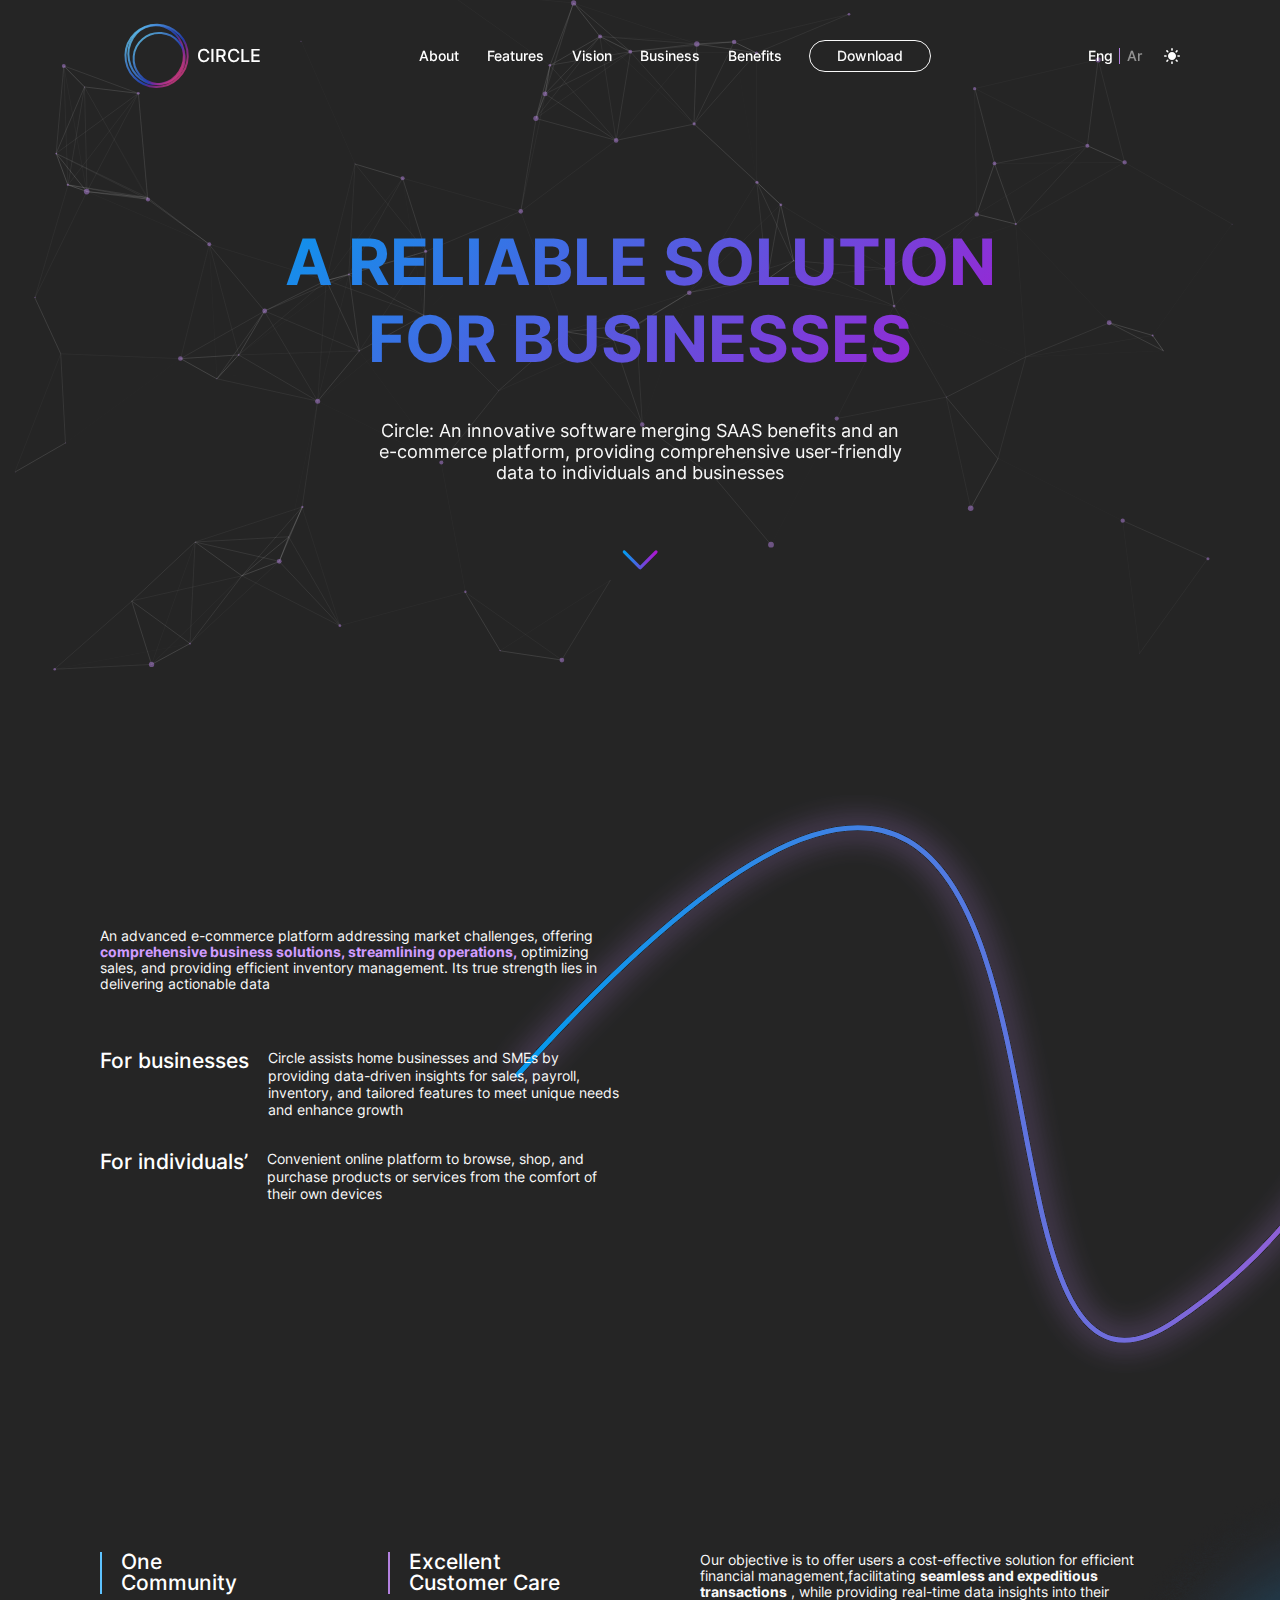
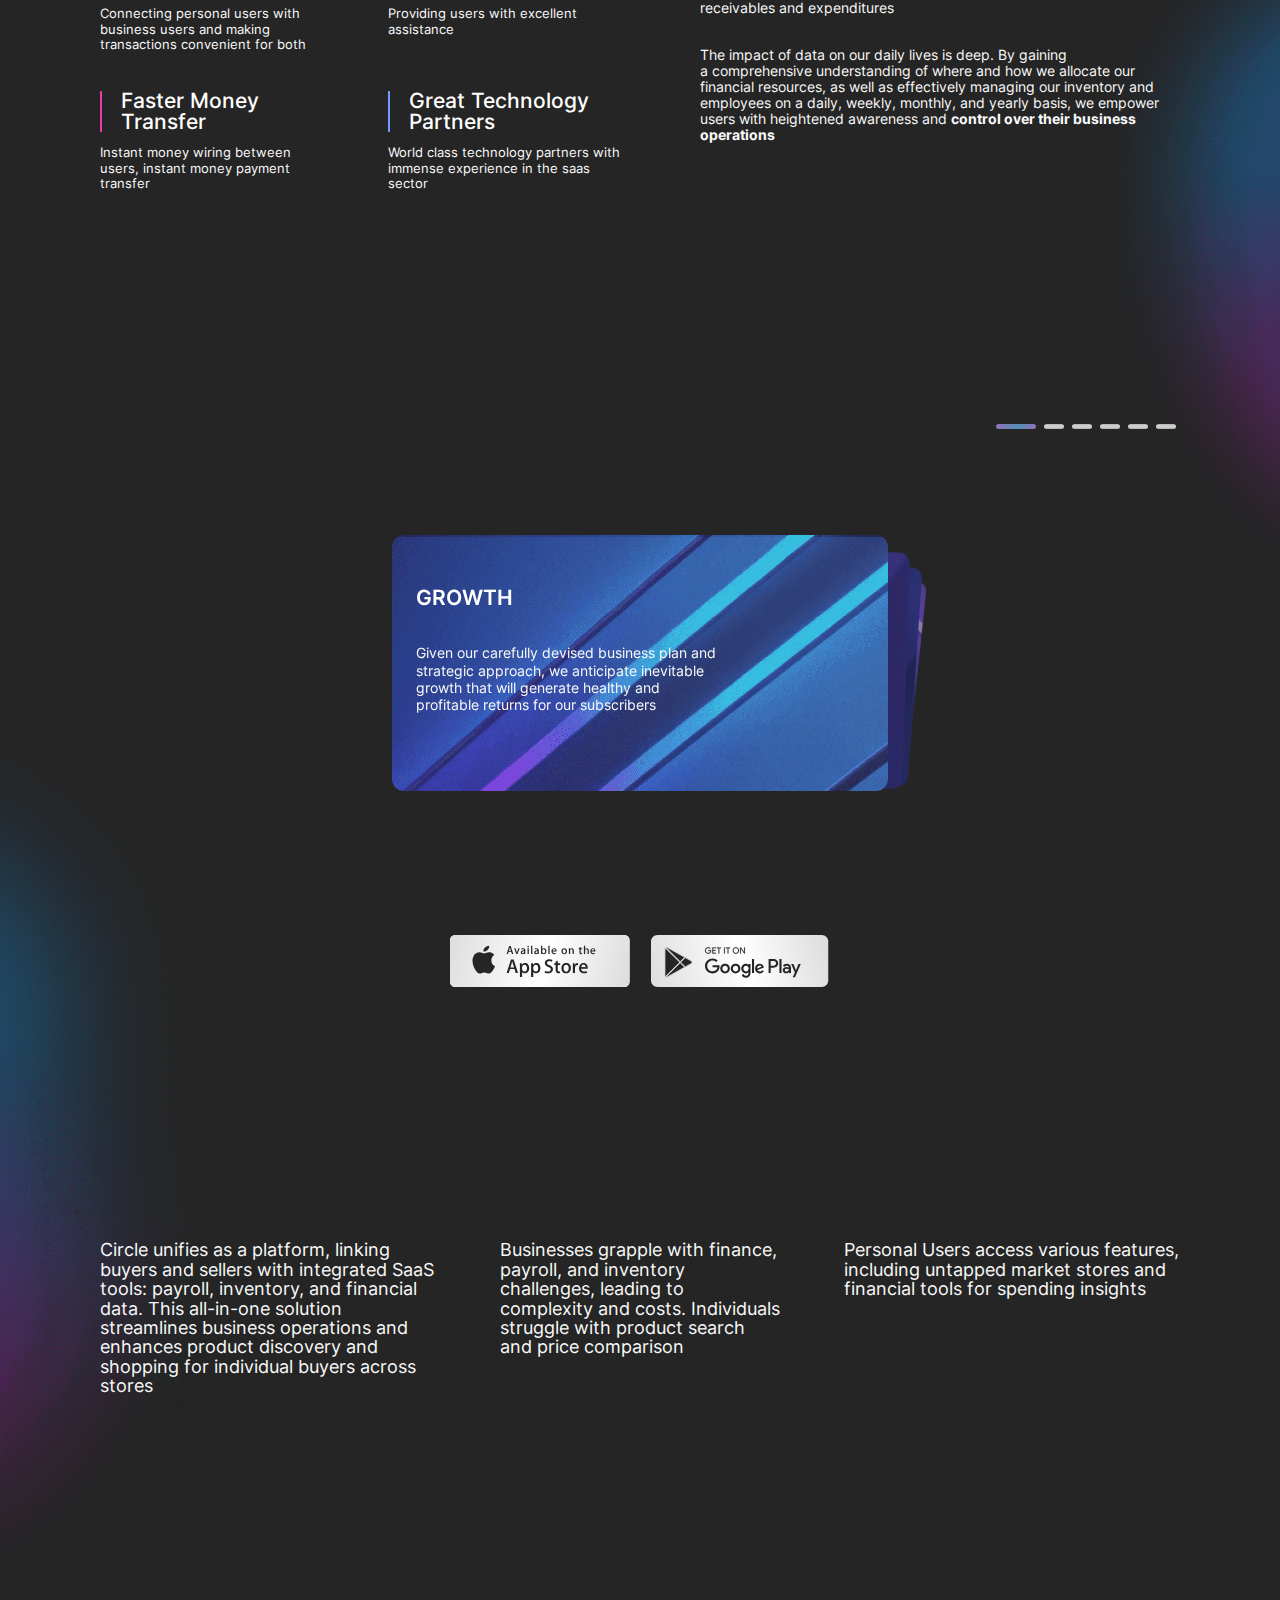
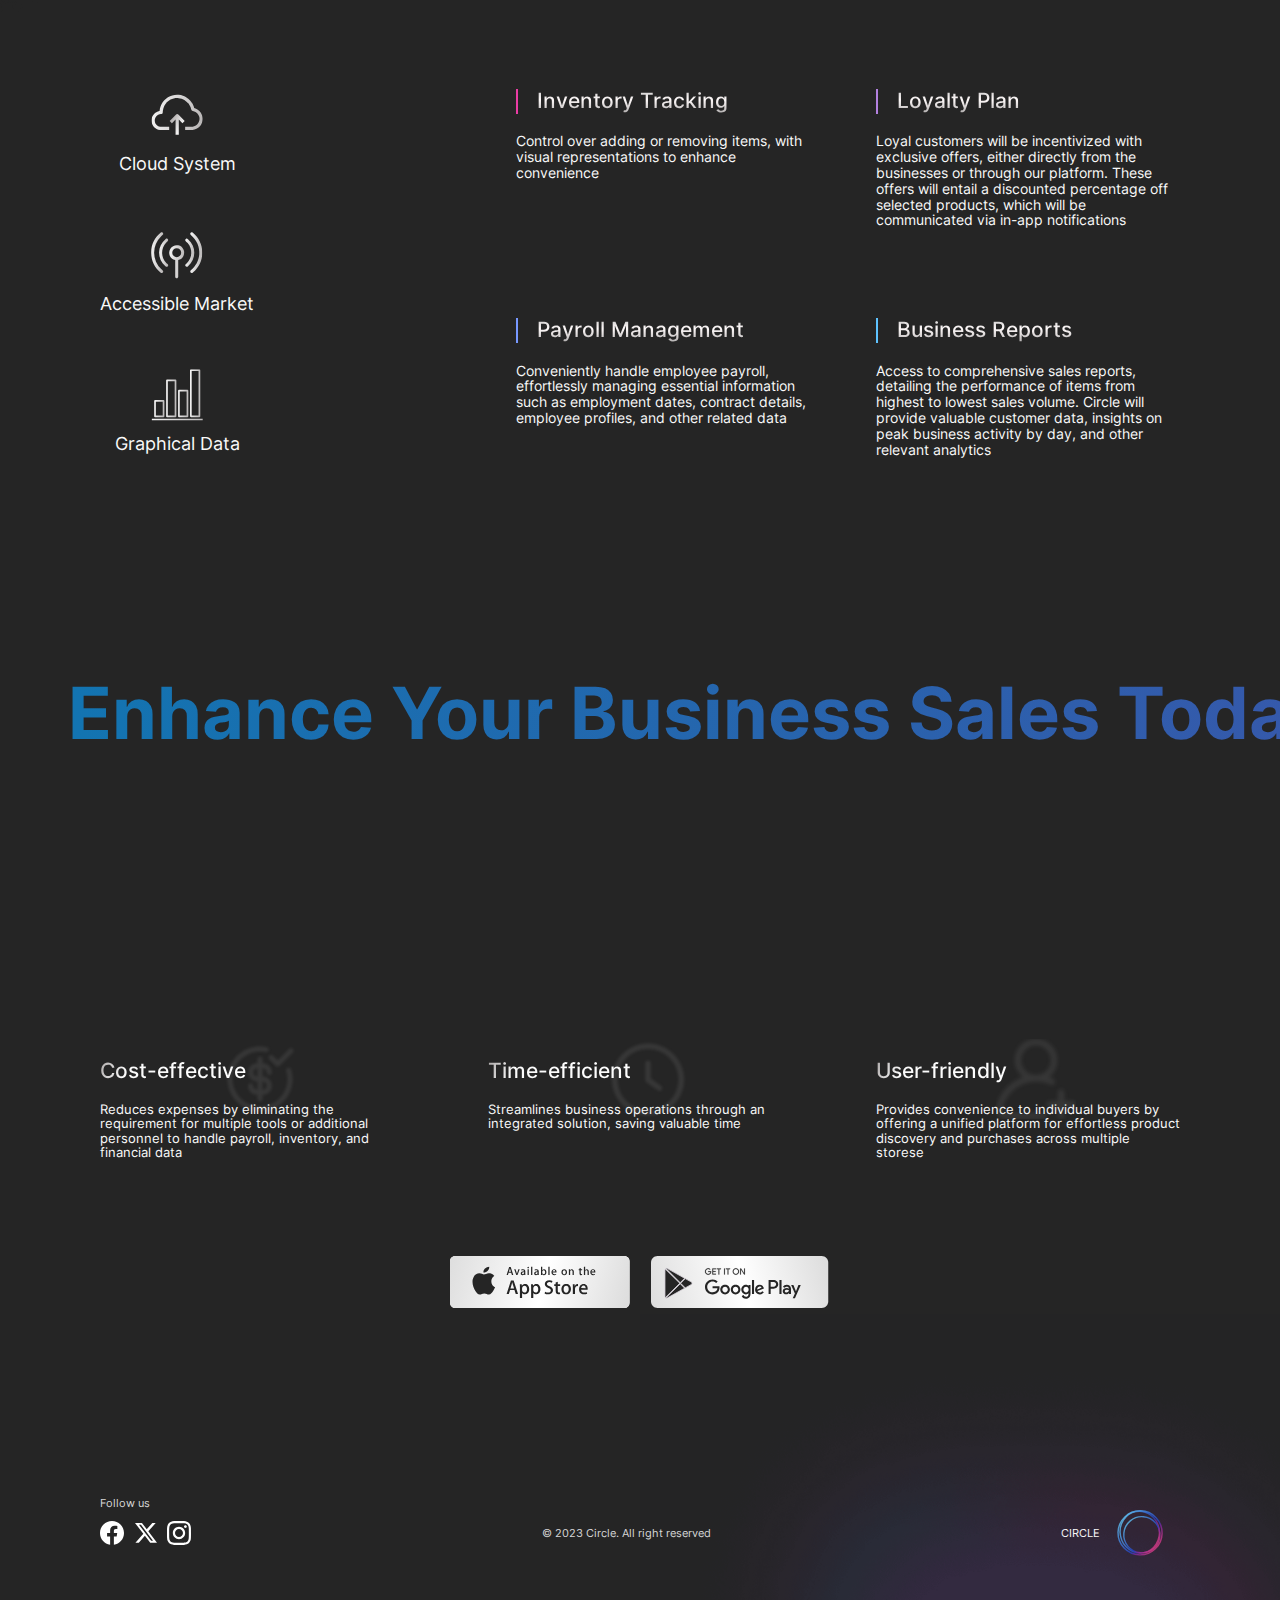
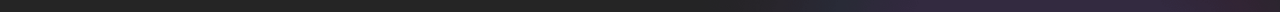
<file: index.html>
<!doctype html><html lang="en"><head><meta charset="UTF-8"><meta name="viewport" content="width=device-width,initial-scale=1"><link rel="shortcut icon" type="image/svg" href="assets/favicon.svg"/><title>Circle</title><link href="main.css" rel="stylesheet"></head><body class=""><header class="header"><div class="header__container container"><div class="header__logo"><svg width="113" height="112" viewBox="0 0 113 112" fill="none" xmlns="http://www.w3.org/2000/svg"><circle cx="56.596" cy="55.8008" r="31.1348" transform="rotate(1.32841 56.596 55.8008)" stroke="url(#paint0_linear_725_132)" stroke-opacity="0.8" stroke-width="2"/><path d="M83.3357 49.5356C86.415 65.6243 76.6606 80.9 61.7025 83.7629C46.7444 86.6258 32.0387 76.0315 28.9595 59.9429C25.8802 43.8542 35.6345 28.5784 50.5926 25.7156C65.5507 22.8527 80.2564 33.447 83.3357 49.5356Z" stroke="url(#paint1_linear_725_132)" stroke-opacity="0.8" stroke-width="2"/><circle cx="59.1467" cy="58.4704" r="25.536" transform="rotate(5.03698 59.1467 58.4704)" stroke="url(#paint2_linear_725_132)" stroke-opacity="0.8" stroke-width="2"/><defs><linearGradient id="paint0_linear_725_132" x1="33.9769" y1="33.8057" x2="81.7111" y2="74.3642" gradientUnits="userSpaceOnUse"><stop stop-color="#5EBFF4"/><stop offset="0.647228" stop-color="#2242CA"/><stop offset="0.735465" stop-color="#7A289F"/><stop offset="1" stop-color="#D53A86"/></linearGradient><linearGradient id="paint1_linear_725_132" x1="32.3881" y1="37.9963" x2="83.146" y2="64.6948" gradientUnits="userSpaceOnUse"><stop stop-color="#5EBFF4"/><stop offset="0.647228" stop-color="#2242CA"/><stop offset="0.735465" stop-color="#7A289F"/><stop offset="1" stop-color="#D53A86"/></linearGradient><linearGradient id="paint2_linear_725_132" x1="40.4684" y1="40.3074" x2="79.886" y2="73.7995" gradientUnits="userSpaceOnUse"><stop stop-color="#5EBFF4"/><stop offset="0.647228" stop-color="#2242CA"/><stop offset="0.735465" stop-color="#7A289F"/><stop offset="1" stop-color="#D53A86"/></linearGradient></defs></svg><div class="header__logo-txt">circle</div></div><nav class="header__nav"><ul class="header__nav-list"><li class="header__nav-item js-scroll _p" data-target="about">About</li><li class="header__nav-item js-scroll _o" data-target="features">Features</li><li class="header__nav-item js-scroll _b" data-target="vision">Vision</li><li class="header__nav-item js-scroll _s" data-target="business">Business</li><li class="header__nav-item js-scroll _p" data-target="benefits">Benefits</li></ul><button class="header__btn js-scroll" data-target="vision">Download</button></nav><div class="header__left"><div class="header__select"><div class="_eng js-lang _active" data-lang="eng">Eng</div><div class="ar js-lang" data-lang="ar">Ar</div></div><div class="header__switch"><div class="header__switch-btn _d" data-mode="" width="48" height="48"><svg xmlns="http://www.w3.org/2000/svg" xmlns:xlink="http://www.w3.org/1999/xlink" width="40px" height="40px" viewBox="0 0 40 40" version="1.1"><g id="surface1"><path style="stroke:none;fill-rule:nonzero;fill:rgb(0%,0%,0%);fill-opacity:1" d="M 0 19.992188 L 0 19.507812 C 0.0195312 19.117188 0.0390625 18.726562 0.0625 18.335938 C 0.554688 9.808594 6.59375 2.648438 14.667969 0.21875 C 15.007812 0.117188 15.277344 0.0703125 15.472656 0.0859375 C 16.097656 0.140625 16.589844 0.601562 16.675781 1.226562 C 16.742188 1.710938 16.5625 2.007812 16.242188 2.417969 C 14.992188 4.003906 14.121094 5.78125 13.625 7.75 C 11.507812 16.152344 16.730469 24.597656 25.214844 26.285156 C 29.726562 27.179688 34.203125 26.003906 37.710938 23.136719 C 38.007812 22.898438 38.347656 22.734375 38.734375 22.726562 C 39.414062 22.71875 40.011719 23.210938 39.976562 23.921875 C 39.96875 24.09375 39.933594 24.289062 39.882812 24.507812 C 37.882812 32.550781 31.148438 38.6875 22.898438 39.738281 C 10.792969 41.28125 0.308594 32.167969 0 19.992188 Z M 2.898438 21.785156 C 3.996094 31.078125 12.457031 37.945312 21.820312 37.148438 C 28.023438 36.617188 33.320312 32.902344 36.199219 27.414062 C 36.207031 27.402344 36.203125 27.390625 36.195312 27.382812 C 36.1875 27.371094 36.171875 27.367188 36.164062 27.375 C 28.023438 31.375 18.039062 28.71875 13.25 20.929688 C 10.125 15.859375 9.695312 9.511719 12.257812 4.085938 C 12.261719 4.078125 12.257812 4.070312 12.253906 4.0625 C 12.246094 4.058594 12.242188 4.054688 12.230469 4.0625 C 5.695312 7.535156 2.03125 14.414062 2.898438 21.785156 Z M 2.898438 21.785156 "/></g></svg></div><div class="header__switch-btn _l" data-mode="ligth" width="48" height="48"><svg xmlns="http://www.w3.org/2000/svg" xmlns:xlink="http://www.w3.org/1999/xlink" width="40px" height="40px" viewBox="0 0 40 40" version="1.1"><g id="surface1"><path style="stroke:none;fill-rule:nonzero" d="M 19.945312 0 L 20.082031 0 C 21.011719 0.121094 21.601562 0.582031 21.851562 1.382812 C 21.921875 1.613281 21.957031 1.960938 21.953125 2.417969 C 21.949219 3.285156 21.949219 4.152344 21.945312 5.019531 C 21.945312 5.921875 21.4375 6.648438 20.59375 6.9375 C 19.632812 7.269531 18.488281 6.695312 18.164062 5.738281 C 18.089844 5.507812 18.050781 5.125 18.046875 4.59375 C 18.046875 3.867188 18.046875 3.144531 18.042969 2.421875 C 18.042969 1.957031 18.078125 1.613281 18.152344 1.378906 C 18.402344 0.570312 19 0.113281 19.945312 0 Z M 19.945312 0 "/><path style="stroke:none;fill-rule:nonzero;fill-opacity:1" d="M 8.640625 5.890625 C 9.546875 6.765625 10.277344 7.5 10.839844 8.085938 C 12.101562 9.40625 11.0625 11.570312 9.226562 11.390625 C 8.792969 11.347656 8.417969 11.171875 8.101562 10.859375 C 7.355469 10.125 6.617188 9.378906 5.886719 8.625 C 4.0625 6.746094 6.769531 4.070312 8.640625 5.890625 Z M 8.640625 5.890625 "/><path style="stroke:none;fill-rule:nonzero;fill-opacity:1" d="M 29.519531 7.722656 C 30.433594 6.78125 31.054688 6.160156 31.382812 5.859375 C 32.011719 5.277344 32.714844 5.136719 33.492188 5.433594 C 34.546875 5.835938 35.007812 7.152344 34.484375 8.140625 C 34.382812 8.332031 34.144531 8.617188 33.769531 8.996094 C 33.308594 9.457031 32.847656 9.917969 32.386719 10.378906 C 31.941406 10.820312 31.605469 11.097656 31.371094 11.210938 C 29.75 12 27.984375 10.222656 28.789062 8.613281 C 28.882812 8.425781 29.125 8.128906 29.519531 7.722656 Z M 29.519531 7.722656 "/><path style="stroke:none;fill-rule:nonzero" d="M 30.007812 20 C 30.007812 25.527344 25.527344 30.007812 20 30.007812 C 14.472656 30.007812 9.992188 25.527344 9.992188 20 C 9.992188 14.472656 14.472656 9.996094 20 9.996094 C 25.527344 9.996094 30.007812 14.472656 30.007812 20 Z M 30.007812 20 "/><path style="stroke:none;fill-rule:nonzero" d="M 0 20.054688 L 0 19.9375 C 0.113281 18.996094 0.574219 18.402344 1.386719 18.148438 C 1.613281 18.078125 1.941406 18.042969 2.378906 18.046875 C 3.25 18.046875 4.125 18.050781 5 18.050781 C 7.265625 18.054688 7.816406 21.15625 5.6875 21.839844 C 5.453125 21.917969 5.054688 21.953125 4.492188 21.953125 C 3.800781 21.953125 3.105469 21.953125 2.410156 21.953125 C 1.960938 21.957031 1.621094 21.921875 1.390625 21.851562 C 0.574219 21.601562 0.113281 21.003906 0 20.054688 Z M 0 20.054688 "/><path style="stroke:none;fill-rule:nonzero" d="M 40 19.945312 L 40 20.042969 C 39.890625 21 39.429688 21.601562 38.609375 21.851562 C 38.375 21.921875 38.019531 21.957031 37.546875 21.953125 C 36.699219 21.949219 35.847656 21.945312 35 21.9375 C 34.105469 21.929688 33.480469 21.542969 33.128906 20.777344 C 32.652344 19.746094 33.246094 18.503906 34.300781 18.15625 C 34.523438 18.082031 34.878906 18.046875 35.367188 18.046875 C 36.027344 18.050781 36.6875 18.046875 37.347656 18.042969 C 37.945312 18.039062 38.367188 18.074219 38.617188 18.152344 C 39.417969 18.390625 39.878906 18.988281 40 19.945312 Z M 40 19.945312 "/><path style="stroke:none;fill-rule:nonzero" d="M 6.546875 34.582031 C 5.488281 34.226562 4.988281 32.855469 5.488281 31.894531 C 5.589844 31.703125 5.847656 31.394531 6.261719 30.972656 C 7.195312 30.03125 7.808594 29.421875 8.101562 29.136719 C 9.421875 27.882812 11.558594 28.96875 11.386719 30.773438 C 11.347656 31.207031 11.171875 31.582031 10.859375 31.898438 C 10.125 32.640625 9.386719 33.375 8.636719 34.101562 C 8.035156 34.691406 7.339844 34.847656 6.546875 34.582031 Z M 6.546875 34.582031 "/><path style="stroke:none;fill-rule:nonzero" d="M 31.09375 33.847656 C 30.613281 33.378906 29.996094 32.761719 29.234375 31.996094 C 27.621094 30.367188 29.4375 27.792969 31.429688 28.824219 C 31.652344 28.941406 31.949219 29.183594 32.324219 29.554688 C 32.929688 30.164062 33.535156 30.773438 34.144531 31.382812 C 35.347656 32.597656 34.5 34.648438 32.800781 34.703125 C 32.054688 34.730469 31.652344 34.394531 31.09375 33.847656 Z M 31.09375 33.847656 "/><path style="stroke:none;fill-rule:nonzero" d="M 20.054688 40 L 19.957031 40 C 19.003906 39.894531 18.398438 39.429688 18.148438 38.605469 C 18.078125 38.375 18.042969 38.039062 18.046875 37.59375 C 18.050781 36.722656 18.054688 35.851562 18.058594 34.980469 C 18.066406 32.71875 21.164062 32.195312 21.84375 34.3125 C 21.917969 34.542969 21.953125 34.929688 21.953125 35.464844 C 21.949219 36.09375 21.953125 36.722656 21.957031 37.351562 C 21.960938 37.945312 21.925781 38.363281 21.851562 38.613281 C 21.609375 39.417969 21.011719 39.882812 20.054688 40 Z M 20.054688 40 "/></g></svg></div></div></div><button class="burger" name="меню"><span></span> <span></span> <span></span></button></div></header><main><div class="decor__top gradient"><img src="assets/grad-top.png" alt=""></div><div class="gradient-3"><img src="assets/gradient-3.png" alt=""></div><section class="hero"><div id="particles-js"></div><div id="particles-js-ligth"></div><div class="hero__container container"><h1 class="hero__title">A reliable solution for businesses</h1><div class="hero__subtitle">Circle: An innovative software merging SAAS benefits and an e-commerce platform, providing comprehensive user-friendly data to individuals and businesses</div><div class="hero__arrow js-scroll" data-target="about"><svg width="44" height="24" viewBox="0 0 44 24" fill="none" xmlns="http://www.w3.org/2000/svg"><path d="M4.33517 1.3974C10.2894 7.30072 16.1757 13.2549 22.1117 19.197C22.1225 19.2078 22.1354 19.2164 22.1495 19.2223C22.1636 19.2281 22.1788 19.2312 22.1941 19.2312C22.2094 19.2312 22.2245 19.2281 22.2387 19.2223C22.2528 19.2164 22.2656 19.2078 22.2764 19.197C28.1479 13.3247 34.029 7.44361 39.9198 1.55361C40.3105 1.16288 40.6326 0.919482 40.8861 0.823414C42.4882 0.215524 44.0818 1.8842 43.331 3.44752C43.2244 3.66952 42.9621 3.98961 42.5439 4.40779C36.4206 10.5319 30.2969 16.6556 24.1728 22.7789C23.3057 23.6472 22.63 24.2538 21.4784 23.7804C21.2193 23.6738 20.9173 23.4482 20.5726 23.1035C14.2943 16.8235 8.0144 10.544 1.73287 4.2649C1.39138 3.92261 1.16494 3.62108 1.05353 3.36033C0.382671 1.77521 1.95326 0.220367 3.54685 0.831891C3.785 0.923922 4.04778 1.11242 4.33517 1.3974Z" fill="url(#paint0_linear_725_167)"/><defs><linearGradient id="paint0_linear_725_167" x1="4.4153" y1="0.695319" x2="40.2817" y2="2.69732" gradientUnits="userSpaceOnUse"><stop stop-color="#0898ED"/><stop offset="1" stop-color="#A919D1"/></linearGradient></defs></svg></div></div></section><section class="about"><div class="about__container container"><h2 class="about__title h2">About Circle</h2><div class="about__inner"><div class="about__subtitle subtitle">An advanced e-commerce platform addressing market challenges, offering <span class="_o">comprehensive business solutions, streamlining operations,</span> optimizing sales, and providing efficient inventory management. Its true strength lies in delivering actionable data</div><div class="about__list"><div class="about__item"><h3 class="about__item-title h3">For businesses</h3><div class="about__item-text text">Circle assists home businesses and SMEs by providing data-driven insights for sales, payroll, inventory, and tailored features to meet unique needs and enhance growth</div></div><div class="about__item"><h3 class="about__item-title h3">For individuals’</h3><div class="about__item-text text">Convenient online platform to browse, shop, and purchase products or services from the comfort of their own devices</div></div></div></div><div class="about__imgs"><div class="about__img _1"><img src="assets/device-1.png" alt=""></div><div class="about__img _2"><img src="assets/device-2.png" alt=""></div></div></div><div class="about__decor"><svg width="795" id="" height="578" viewBox="0 0 795 578" fill="none" xmlns="http://www.w3.org/2000/svg"><g filter="url(#filter0_d_781_229)"><path id="path" d="M32.4988 279.999C693.498 -456.5 424.27 704.287 689.457 526.548C954.644 348.81 923.442 53.7656 923.442 53.7656" stroke="url(#paint0_linear_781_229)" stroke-width="5" stroke-linecap="round"/></g><defs><filter id="filter0_d_781_229" x="0" y="0.238281" width="957.074" height="577.594" filterUnits="userSpaceOnUse" color-interpolation-filters="sRGB"><feFlood flood-opacity="0" result="BackgroundImageFix"/><feColorMatrix in="SourceAlpha" type="matrix" values="0 0 0 0 0 0 0 0 0 0 0 0 0 0 0 0 0 0 127 0" result="hardAlpha"/><feOffset/><feGaussianBlur stdDeviation="15"/><feComposite in2="hardAlpha" operator="out"/><feColorMatrix type="matrix" values="0 0 0 0 0.701961 0 0 0 0 0.505882 0 0 0 0 0.878431 0 0 0 1 0"/><feBlend mode="normal" in2="BackgroundImageFix" result="effect1_dropShadow_781_229"/><feBlend mode="normal" in="SourceGraphic" in2="effect1_dropShadow_781_229" result="shape"/></filter><linearGradient id="paint0_linear_781_229" x1="868.144" y1="313.097" x2="58.5858" y2="307.414" gradientUnits="userSpaceOnUse"><stop stop-color="#9B5BD4"/><stop offset="1" stop-color="#0898ED"/></linearGradient></defs></svg></div></section><section class="features"><div class="features__container container"><h2 class="h2 features__title">Features</h2><div class="features__inner"><div class="features__list"><div class="features__item"><div class="features__item-title _s h3">One <br>Community</div><div class="features__item-text text">Connecting personal users with business users and making transactions convenient for both</div></div><div class="features__item"><div class="features__item-title _o h3">Excellent <br>Customer Care</div><div class="features__item-text text">Providing users with excellent assistance</div></div><div class="features__item"><div class="features__item-title _p h3">Faster Money <br>Transfer</div><div class="features__item-text text">Instant money wiring between users, instant money payment transfer</div></div><div class="features__item"><div class="features__item-title _b h3">Great Technology<br>Partners</div><div class="features__item-text text">World class technology partners with immense experience in the saas sector</div></div></div><div class="features__info"><p class="subtitle">Our objective is to offer users a cost-effective solution for&#160;efficient financial management,facilitating <span class="_">seamless and expeditious transactions</span> , while providing real-time data insights into their receivables and expenditures</p><p class="subtitle">The impact of data on our daily lives is deep. By gaining a&#160;comprehensive understanding of where and how we allocate our financial resources, as well as effectively managing our inventory and employees on a daily, weekly, monthly, and yearly basis, we empower users with heightened awareness and <span class="_">control over their business operations</span></p></div></div></div></section><section class="vision"><div class="vision__container container"><h2 class="vision__title h2">Vision</h2><div class="vision__slider"><div class="swiper"><div class="swiper-wrapper"><div class="swiper-slide _1"><div class="swiper-slide-inner"><div class="swiper-slide-title h3">GROWTH</div><div class="swiper-slide-txt">Given our carefully devised business plan and strategic approach, we anticipate inevitable growth that will generate healthy and profitable returns for our subscribers</div><div class="swiper-slide-icon"></div></div></div><div class="swiper-slide _2"><div class="swiper-slide-inner"><div class="swiper-slide-title h3">SOCIAL CONTRIBUTION</div><div class="swiper-slide-txt">We aim to facilitate seamless connections between individuals and businesses while providing access to the latest offers</div><div class="swiper-slide-icon"></div></div></div><div class="swiper-slide _3"><div class="swiper-slide-inner"><div class="swiper-slide-title h3">STRATEGY INPUT</div><div class="swiper-slide-txt">Driven by our visionary outlook, our strategic approach centers on optimizing user experience and maximizing profitability for our valued users</div><div class="swiper-slide-icon"></div></div></div><div class="swiper-slide _4"><div class="swiper-slide-inner"><div class="swiper-slide-title h3">MAXIMUM REACH</div><div class="swiper-slide-txt">Transactions can be conducted without limitations, allowing for anytime, anywhere completion</div><div class="swiper-slide-icon"></div></div></div><div class="swiper-slide _5"><div class="swiper-slide-inner"><div class="swiper-slide-title h3">Excellent Investment</div><div class="swiper-slide-txt">Subscribing to Circle is an outstanding choice as we offer exclusive services that are unparalleled</div><div class="swiper-slide-icon"></div></div></div><div class="swiper-slide _6"><div class="swiper-slide-inner"><div class="swiper-slide-title h3">HARD WORK</div><div class="swiper-slide-txt">Committed, dedicated and always on the run to improve the final product to users</div><div class="swiper-slide-icon"></div></div></div></div></div><div class="swiper-pagination"></div></div><div class="vision__links links"><a class="app" href="https://www.apple.com/app-store/" target="_blank"></a> <a class="play" href="https://play.google.com/store" target="_blank"></a></div></div></section><div class="anim"><section class="value"><div class="value__container container"><h2 class="value__title h2">Circle's Value</h2><div class="value__list"><div class="value__item subtitle">Circle unifies as a platform, linking buyers and sellers with integrated SaaS tools: payroll, inventory, and financial data. This all-in-one solution streamlines business operations and enhances product discovery and shopping for individual buyers across stores</div><div class="value__item subtitle">Businesses grapple with finance, payroll, and inventory challenges, leading to complexity and costs. Individuals struggle with product search and price comparison</div><div class="value__item subtitle">Personal Users access various features, including untapped market stores and financial tools for spending insights</div></div></div></section><section class="business"><div class="business__container container"><h2 class="business__title h2">For Businesses</h2><div class="business__inner"><div class="business__icons"><div class="business__icon"><div class="business__icon-icon _1"></div><div class="business__icon-txt">Cloud System</div></div><div class="business__icon"><div class="business__icon-icon _2"></div><div class="business__icon-txt">Accessible Market</div></div><div class="business__icon"><div class="business__icon-icon _3"></div><div class="business__icon-txt">Graphical Data</div></div></div><div class="business__list"><div class="business__item"><h3 class="business__item-title h3 _p">Inventory Tracking</h3><div class="business__item-text">Control over adding or removing items, with <span>visual representations </span>to enhance convenience</div></div><div class="business__item"><h3 class="business__item-title h3 _o">Loyalty Plan</h3><div class="business__item-text">Loyal customers will be incentivized with exclusive offers, either directly from the businesses or through our platform. These offers will entail a discounted percentage off selected products, which will be communicated via in-app notifications</div></div><div class="business__item"><h3 class="business__item-title h3 _b">Payroll Management</h3><div class="business__item-text">Conveniently handle employee payroll, effortlessly managing essential information such as employment dates, contract details, employee profiles, and other related data</div></div><div class="business__item"><h3 class="business__item-title h3 _s">Business Reports</h3><div class="business__item-text">Access to comprehensive sales reports, detailing the performance of items from highest to lowest sales volume. Circle will provide valuable customer data, insights on peak business activity by day, and other relevant analytics</div></div></div></div></div></section></div><section class="marquee"><div class="marquee__container"><div class="marquee__txt">&nbsp;&nbsp;&nbsp;&nbsp;Enhance Your Business Sales Today&nbsp;&nbsp;&nbsp;&nbsp;Enhance Your Business Sales Today&nbsp;&nbsp;&nbsp;&nbsp;Enhance Your Business Sales Today</div></div></section><section class="benefits"><div class="benefits__container container"><h2 class="benefits__title h2">Benefits</h2><div class="benefits__list"><div class="benefits__item _1"><h3 class="benefits__item-title h3">Cost-effective</h3><div class="benefits__item-text">Reduces expenses by eliminating the requirement for multiple tools or additional personnel to handle payroll, inventory, and financial data</div></div><div class="benefits__item _2"><h3 class="benefits__item-title h3">Time-efficient</h3><div class="benefits__item-text">Streamlines business operations through an integrated solution, saving valuable time</div></div><div class="benefits__item _3"><h3 class="benefits__item-title h3">User-friendly</h3><div class="benefits__item-text">Provides convenience to individual buyers by offering a unified platform for effortless product discovery and purchases across multiple storese</div></div></div><div class="benefits__links links"><a class="app" href="https://www.apple.com/app-store/" target="_blank"></a> <a class="play" href="https://play.google.com/store" target="_blank"></a></div></div></section></main><footer class="footer"><div class="footer__container container"><div class="footer__left"><div class="footer__left-title">Follow us</div><div class="footer__list"><a class="footer__link _1 _o" href="https://www.facebook.com/" target="_blank"><svg width="40" height="40" viewBox="0 0 40 40" fill="none" xmlns="http://www.w3.org/2000/svg"><g clip-path="url(#clip0_725_463)"><path d="M40 20C40 8.9543 31.0457 0 20 0C8.9543 0 0 8.9543 0 20C0 29.9824 7.31367 38.2566 16.875 39.757V25.7813H11.7969V20H16.875V15.5938C16.875 10.5813 19.8609 7.8125 24.4293 7.8125C26.6168 7.8125 28.9062 8.20313 28.9062 8.20313V13.125H26.3844C23.9 13.125 23.125 14.6668 23.125 16.25V20H28.6719L27.7852 25.7813H23.125V39.757C32.6863 38.2566 40 29.9824 40 20Z" fill="white"/></g><defs><clipPath id="clip0_725_463"><rect width="40" height="40" fill="white"/></clipPath></defs></svg> </a><a class="footer__link _2 _b" href="https://twitter.com/" target="_blank"><svg width="40" height="40" viewBox="0 0 40 40" fill="none" xmlns="http://www.w3.org/2000/svg"><path d="M30.5451 3.17188H36.1676L23.8842 17.211L38.3346 36.3152H27.02L18.158 24.7286L8.01788 36.3152H2.39202L15.5304 21.2987L1.66797 3.17188H13.2698L21.2803 13.7624L30.5451 3.17188ZM28.5718 32.9498H31.6873L11.577 6.36043H8.23374L28.5718 32.9498Z" fill="white"/></svg> </a><a class="footer__link _3 _s" href="https://www.instagram.com/" target="_blank"><svg width="40" height="40" viewBox="0 0 40 40" fill="none" xmlns="http://www.w3.org/2000/svg"><g clip-path="url(#clip0_725_465)"><path d="M20 3.60156C25.3438 3.60156 25.9766 3.625 28.0781 3.71875C30.0313 3.80469 31.0859 4.13281 31.7891 4.40625C32.7188 4.76563 33.3906 5.20313 34.0859 5.89844C34.7891 6.60156 35.2188 7.26563 35.5781 8.19531C35.8516 8.89844 36.1797 9.96094 36.2656 11.9062C36.3594 14.0156 36.3828 14.6484 36.3828 19.9844C36.3828 25.3281 36.3594 25.9609 36.2656 28.0625C36.1797 30.0156 35.8516 31.0703 35.5781 31.7734C35.2188 32.7031 34.7813 33.375 34.0859 34.0703C33.3828 34.7734 32.7188 35.2031 31.7891 35.5625C31.0859 35.8359 30.0234 36.1641 28.0781 36.25C25.9688 36.3438 25.3359 36.3672 20 36.3672C14.6563 36.3672 14.0234 36.3438 11.9219 36.25C9.96875 36.1641 8.91406 35.8359 8.21094 35.5625C7.28125 35.2031 6.60938 34.7656 5.91406 34.0703C5.21094 33.3672 4.78125 32.7031 4.42188 31.7734C4.14844 31.0703 3.82031 30.0078 3.73438 28.0625C3.64063 25.9531 3.61719 25.3203 3.61719 19.9844C3.61719 14.6406 3.64063 14.0078 3.73438 11.9062C3.82031 9.95312 4.14844 8.89844 4.42188 8.19531C4.78125 7.26563 5.21875 6.59375 5.91406 5.89844C6.61719 5.19531 7.28125 4.76563 8.21094 4.40625C8.91406 4.13281 9.97656 3.80469 11.9219 3.71875C14.0234 3.625 14.6563 3.60156 20 3.60156ZM20 0C14.5703 0 13.8906 0.0234375 11.7578 0.117188C9.63281 0.210938 8.17188 0.554687 6.90625 1.04688C5.58594 1.5625 4.46875 2.24219 3.35938 3.35938C2.24219 4.46875 1.5625 5.58594 1.04688 6.89844C0.554688 8.17188 0.210938 9.625 0.117188 11.75C0.0234375 13.8906 0 14.5703 0 20C0 25.4297 0.0234375 26.1094 0.117188 28.2422C0.210938 30.3672 0.554688 31.8281 1.04688 33.0938C1.5625 34.4141 2.24219 35.5312 3.35938 36.6406C4.46875 37.75 5.58594 38.4375 6.89844 38.9453C8.17188 39.4375 9.625 39.7812 11.75 39.875C13.8828 39.9688 14.5625 39.9922 19.9922 39.9922C25.4219 39.9922 26.1016 39.9688 28.2344 39.875C30.3594 39.7812 31.8203 39.4375 33.0859 38.9453C34.3984 38.4375 35.5156 37.75 36.625 36.6406C37.7344 35.5312 38.4219 34.4141 38.9297 33.1016C39.4219 31.8281 39.7656 30.375 39.8594 28.25C39.9531 26.1172 39.9766 25.4375 39.9766 20.0078C39.9766 14.5781 39.9531 13.8984 39.8594 11.7656C39.7656 9.64063 39.4219 8.17969 38.9297 6.91406C38.4375 5.58594 37.7578 4.46875 36.6406 3.35938C35.5313 2.25 34.4141 1.5625 33.1016 1.05469C31.8281 0.5625 30.375 0.21875 28.25 0.125C26.1094 0.0234375 25.4297 0 20 0Z" fill="white"/><path d="M20 9.72656C14.3281 9.72656 9.72656 14.3281 9.72656 20C9.72656 25.6719 14.3281 30.2734 20 30.2734C25.6719 30.2734 30.2734 25.6719 30.2734 20C30.2734 14.3281 25.6719 9.72656 20 9.72656ZM20 26.6641C16.3203 26.6641 13.3359 23.6797 13.3359 20C13.3359 16.3203 16.3203 13.3359 20 13.3359C23.6797 13.3359 26.6641 16.3203 26.6641 20C26.6641 23.6797 23.6797 26.6641 20 26.6641Z" fill="white"/><path d="M33.0781 9.32032C33.0781 10.6484 32 11.7188 30.6797 11.7188C29.3516 11.7188 28.2812 10.6406 28.2812 9.32032C28.2812 7.99219 29.3594 6.92188 30.6797 6.92188C32 6.92188 33.0781 8 33.0781 9.32032Z" fill="white"/></g><defs><clipPath id="clip0_725_465"><rect width="40" height="40" fill="white"/></clipPath></defs></svg></a></div></div><div class="footer__center"><div class="footer__copyright">© 2023 Circle. <span>All right reserved</span></div></div><div class="footer__right"><div class="footer__logo"><div class="footer__logo-txt">circle</div><div class="footer__logo-svg"><svg width="113" height="112" viewBox="0 0 113 112" fill="none" xmlns="http://www.w3.org/2000/svg"><circle cx="56.596" cy="55.8008" r="31.1348" transform="rotate(1.32841 56.596 55.8008)" stroke="url(#paint0_linear_725_132)" stroke-opacity="0.8" stroke-width="2"/><path d="M83.3357 49.5356C86.415 65.6243 76.6606 80.9 61.7025 83.7629C46.7444 86.6258 32.0387 76.0315 28.9595 59.9429C25.8802 43.8542 35.6345 28.5784 50.5926 25.7156C65.5507 22.8527 80.2564 33.447 83.3357 49.5356Z" stroke="url(#paint1_linear_725_132)" stroke-opacity="0.8" stroke-width="2"/><circle cx="59.1467" cy="58.4704" r="25.536" transform="rotate(5.03698 59.1467 58.4704)" stroke="url(#paint2_linear_725_132)" stroke-opacity="0.8" stroke-width="2"/><defs><linearGradient id="paint0_linear_725_132" x1="33.9769" y1="33.8057" x2="81.7111" y2="74.3642" gradientUnits="userSpaceOnUse"><stop stop-color="#5EBFF4"/><stop offset="0.647228" stop-color="#2242CA"/><stop offset="0.735465" stop-color="#7A289F"/><stop offset="1" stop-color="#D53A86"/></linearGradient><linearGradient id="paint1_linear_725_132" x1="32.3881" y1="37.9963" x2="83.146" y2="64.6948" gradientUnits="userSpaceOnUse"><stop stop-color="#5EBFF4"/><stop offset="0.647228" stop-color="#2242CA"/><stop offset="0.735465" stop-color="#7A289F"/><stop offset="1" stop-color="#D53A86"/></linearGradient><linearGradient id="paint2_linear_725_132" x1="40.4684" y1="40.3074" x2="79.886" y2="73.7995" gradientUnits="userSpaceOnUse"><stop stop-color="#5EBFF4"/><stop offset="0.647228" stop-color="#2242CA"/><stop offset="0.735465" stop-color="#7A289F"/><stop offset="1" stop-color="#D53A86"/></linearGradient></defs></svg></div></div></div></div><div class="gradient-2"><img src="assets/grad-footer.png" alt=""></div></footer><script defer="defer" src="main.js"></script></body></html>
</file>
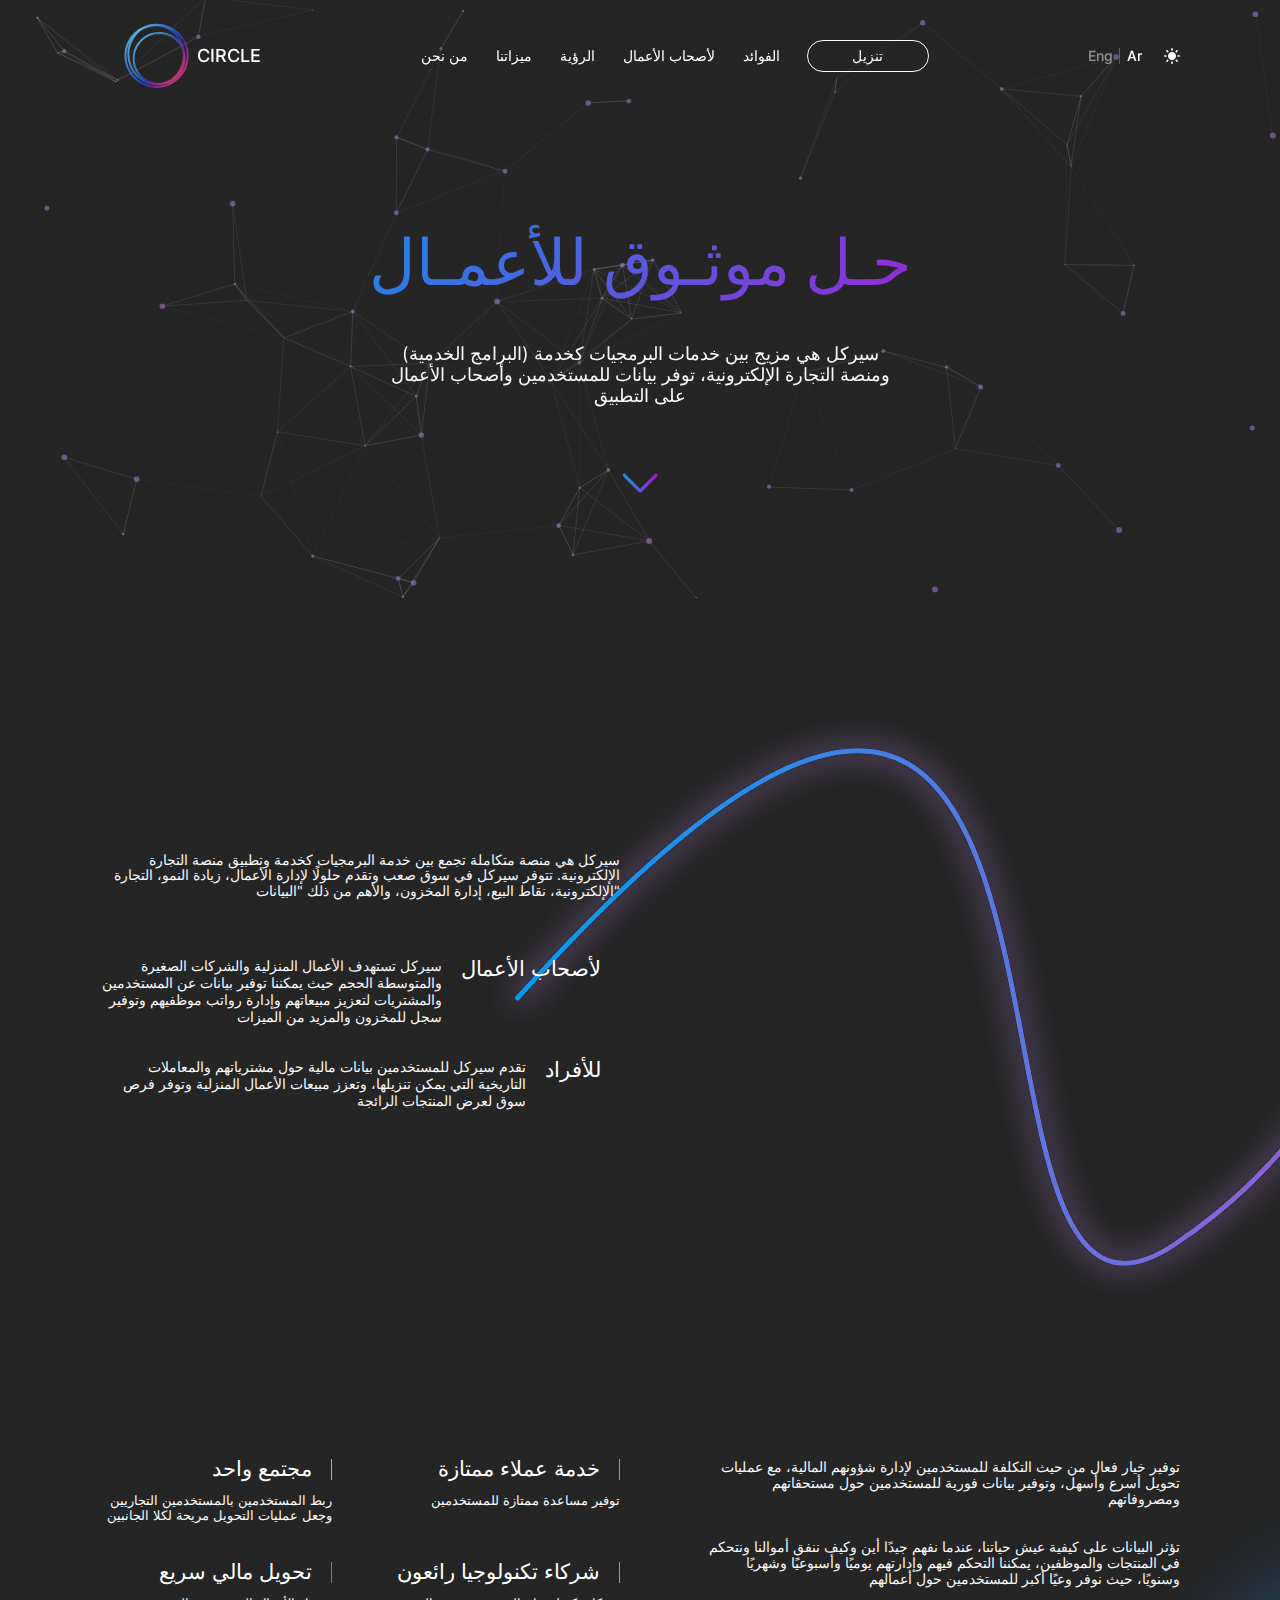
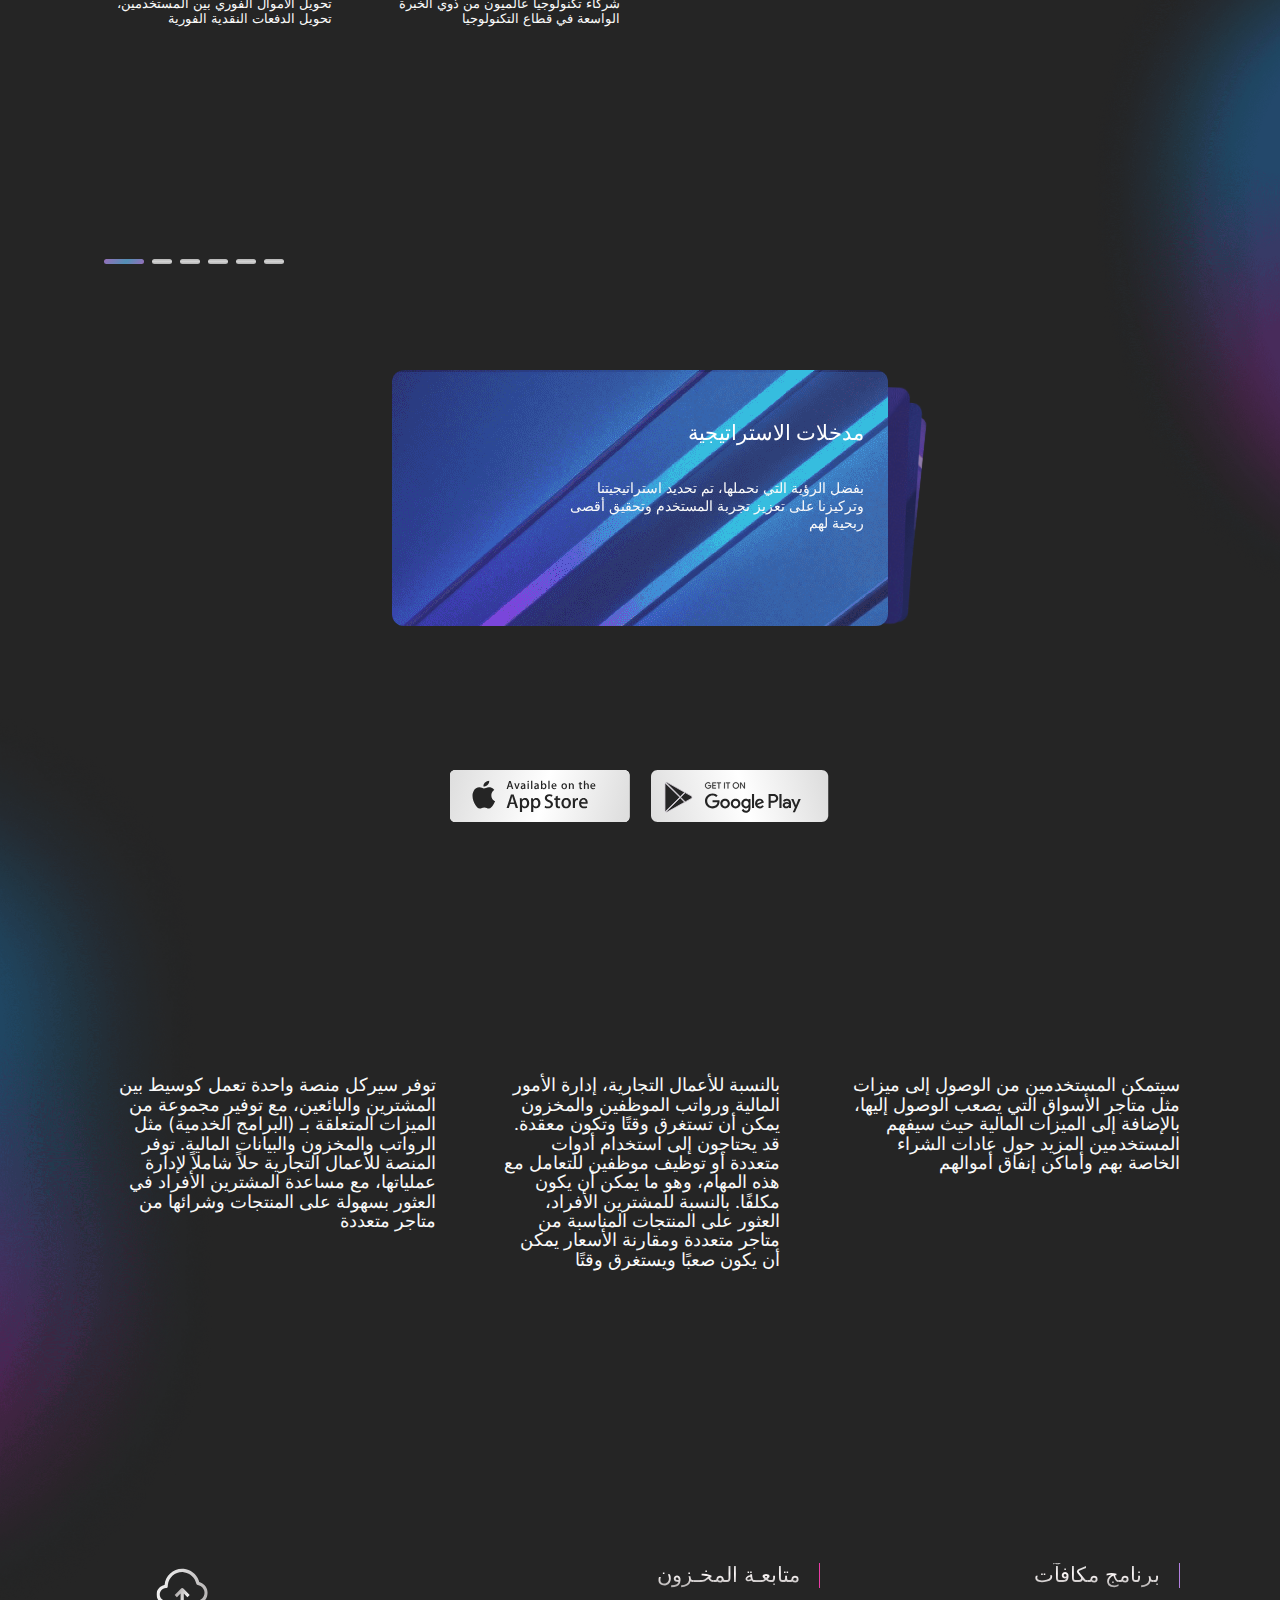
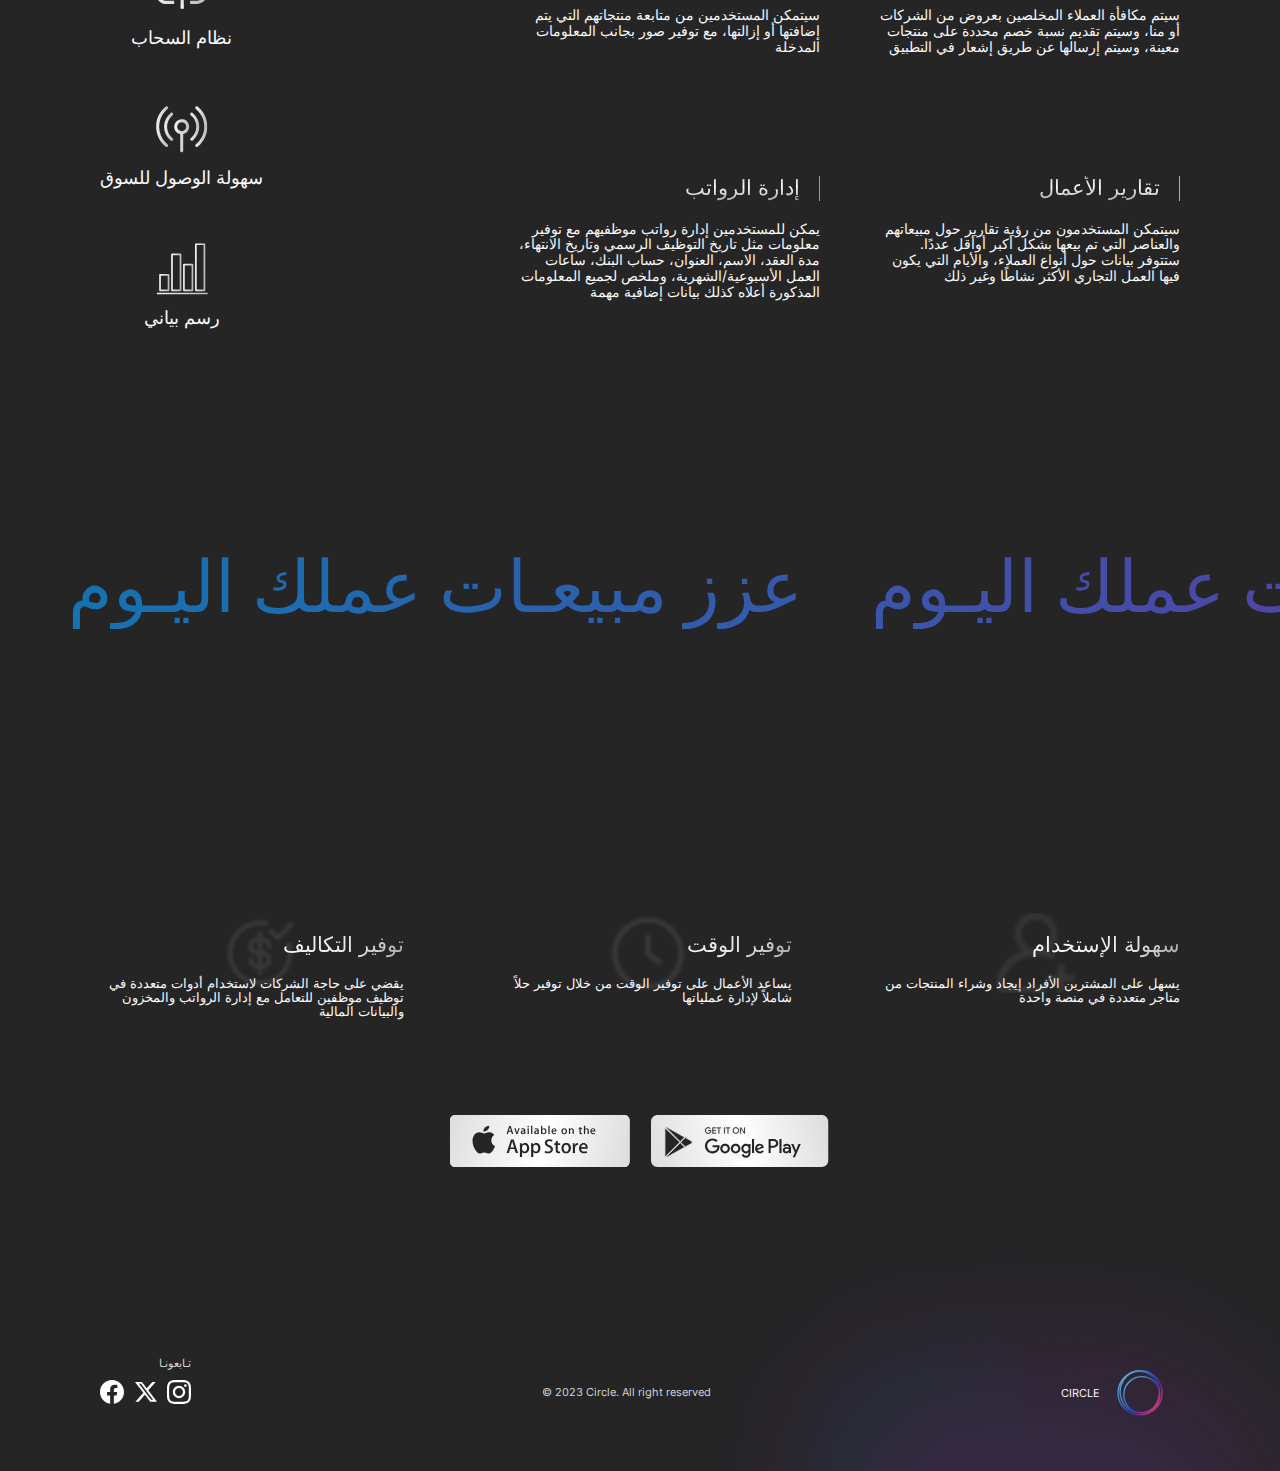
<file: ar.html>
<!doctype html><html lang="ar" dir="ltl"><head><meta charset="UTF-8"><meta name="viewport" content="width=device-width,initial-scale=1"><link rel="shortcut icon" type="image/svg" href="assets/favicon.svg"/><title>Circle</title><link href="main.css" rel="stylesheet"></head><body class="_ar"><header class="header"><div class="header__container container"><div class="header__logo"><svg width="113" height="112" viewBox="0 0 113 112" fill="none" xmlns="http://www.w3.org/2000/svg"><circle cx="56.596" cy="55.8008" r="31.1348" transform="rotate(1.32841 56.596 55.8008)" stroke="url(#paint0_linear_725_132)" stroke-opacity="0.8" stroke-width="2"/><path d="M83.3357 49.5356C86.415 65.6243 76.6606 80.9 61.7025 83.7629C46.7444 86.6258 32.0387 76.0315 28.9595 59.9429C25.8802 43.8542 35.6345 28.5784 50.5926 25.7156C65.5507 22.8527 80.2564 33.447 83.3357 49.5356Z" stroke="url(#paint1_linear_725_132)" stroke-opacity="0.8" stroke-width="2"/><circle cx="59.1467" cy="58.4704" r="25.536" transform="rotate(5.03698 59.1467 58.4704)" stroke="url(#paint2_linear_725_132)" stroke-opacity="0.8" stroke-width="2"/><defs><linearGradient id="paint0_linear_725_132" x1="33.9769" y1="33.8057" x2="81.7111" y2="74.3642" gradientUnits="userSpaceOnUse"><stop stop-color="#5EBFF4"/><stop offset="0.647228" stop-color="#2242CA"/><stop offset="0.735465" stop-color="#7A289F"/><stop offset="1" stop-color="#D53A86"/></linearGradient><linearGradient id="paint1_linear_725_132" x1="32.3881" y1="37.9963" x2="83.146" y2="64.6948" gradientUnits="userSpaceOnUse"><stop stop-color="#5EBFF4"/><stop offset="0.647228" stop-color="#2242CA"/><stop offset="0.735465" stop-color="#7A289F"/><stop offset="1" stop-color="#D53A86"/></linearGradient><linearGradient id="paint2_linear_725_132" x1="40.4684" y1="40.3074" x2="79.886" y2="73.7995" gradientUnits="userSpaceOnUse"><stop stop-color="#5EBFF4"/><stop offset="0.647228" stop-color="#2242CA"/><stop offset="0.735465" stop-color="#7A289F"/><stop offset="1" stop-color="#D53A86"/></linearGradient></defs></svg><div class="header__logo-txt">circle</div></div><nav class="header__nav"><ul class="header__nav-list"><li class="header__nav-item js-scroll _p" data-target="about">من نحن</li><li class="header__nav-item js-scroll _o" data-target="features">ميزاتنا</li><li class="header__nav-item js-scroll _b" data-target="vision">الرؤية</li><li class="header__nav-item js-scroll _s" data-target="business">لأصحاب الأعمال</li><li class="header__nav-item js-scroll _p" data-target="benefits">الفوائد</li></ul><button class="header__btn js-scroll" data-target="vision">تنزيل</button></nav><div class="header__left"><div class="header__select"><div class="_eng js-lang" data-lang="eng">Eng</div><div class="ar js-lang _active" data-lang="ar">Ar</div></div><div class="header__switch"><div class="header__switch-btn _d" data-mode="" width="48" height="48"><svg xmlns="http://www.w3.org/2000/svg" xmlns:xlink="http://www.w3.org/1999/xlink" width="40px" height="40px" viewBox="0 0 40 40" version="1.1"><g id="surface1"><path style="stroke:none;fill-rule:nonzero;fill:rgb(0%,0%,0%);fill-opacity:1" d="M 0 19.992188 L 0 19.507812 C 0.0195312 19.117188 0.0390625 18.726562 0.0625 18.335938 C 0.554688 9.808594 6.59375 2.648438 14.667969 0.21875 C 15.007812 0.117188 15.277344 0.0703125 15.472656 0.0859375 C 16.097656 0.140625 16.589844 0.601562 16.675781 1.226562 C 16.742188 1.710938 16.5625 2.007812 16.242188 2.417969 C 14.992188 4.003906 14.121094 5.78125 13.625 7.75 C 11.507812 16.152344 16.730469 24.597656 25.214844 26.285156 C 29.726562 27.179688 34.203125 26.003906 37.710938 23.136719 C 38.007812 22.898438 38.347656 22.734375 38.734375 22.726562 C 39.414062 22.71875 40.011719 23.210938 39.976562 23.921875 C 39.96875 24.09375 39.933594 24.289062 39.882812 24.507812 C 37.882812 32.550781 31.148438 38.6875 22.898438 39.738281 C 10.792969 41.28125 0.308594 32.167969 0 19.992188 Z M 2.898438 21.785156 C 3.996094 31.078125 12.457031 37.945312 21.820312 37.148438 C 28.023438 36.617188 33.320312 32.902344 36.199219 27.414062 C 36.207031 27.402344 36.203125 27.390625 36.195312 27.382812 C 36.1875 27.371094 36.171875 27.367188 36.164062 27.375 C 28.023438 31.375 18.039062 28.71875 13.25 20.929688 C 10.125 15.859375 9.695312 9.511719 12.257812 4.085938 C 12.261719 4.078125 12.257812 4.070312 12.253906 4.0625 C 12.246094 4.058594 12.242188 4.054688 12.230469 4.0625 C 5.695312 7.535156 2.03125 14.414062 2.898438 21.785156 Z M 2.898438 21.785156 "/></g></svg></div><div class="header__switch-btn _l" data-mode="ligth" width="48" height="48"><svg xmlns="http://www.w3.org/2000/svg" xmlns:xlink="http://www.w3.org/1999/xlink" width="40px" height="40px" viewBox="0 0 40 40" version="1.1"><g id="surface1"><path style="stroke:none;fill-rule:nonzero" d="M 19.945312 0 L 20.082031 0 C 21.011719 0.121094 21.601562 0.582031 21.851562 1.382812 C 21.921875 1.613281 21.957031 1.960938 21.953125 2.417969 C 21.949219 3.285156 21.949219 4.152344 21.945312 5.019531 C 21.945312 5.921875 21.4375 6.648438 20.59375 6.9375 C 19.632812 7.269531 18.488281 6.695312 18.164062 5.738281 C 18.089844 5.507812 18.050781 5.125 18.046875 4.59375 C 18.046875 3.867188 18.046875 3.144531 18.042969 2.421875 C 18.042969 1.957031 18.078125 1.613281 18.152344 1.378906 C 18.402344 0.570312 19 0.113281 19.945312 0 Z M 19.945312 0 "/><path style="stroke:none;fill-rule:nonzero;fill-opacity:1" d="M 8.640625 5.890625 C 9.546875 6.765625 10.277344 7.5 10.839844 8.085938 C 12.101562 9.40625 11.0625 11.570312 9.226562 11.390625 C 8.792969 11.347656 8.417969 11.171875 8.101562 10.859375 C 7.355469 10.125 6.617188 9.378906 5.886719 8.625 C 4.0625 6.746094 6.769531 4.070312 8.640625 5.890625 Z M 8.640625 5.890625 "/><path style="stroke:none;fill-rule:nonzero;fill-opacity:1" d="M 29.519531 7.722656 C 30.433594 6.78125 31.054688 6.160156 31.382812 5.859375 C 32.011719 5.277344 32.714844 5.136719 33.492188 5.433594 C 34.546875 5.835938 35.007812 7.152344 34.484375 8.140625 C 34.382812 8.332031 34.144531 8.617188 33.769531 8.996094 C 33.308594 9.457031 32.847656 9.917969 32.386719 10.378906 C 31.941406 10.820312 31.605469 11.097656 31.371094 11.210938 C 29.75 12 27.984375 10.222656 28.789062 8.613281 C 28.882812 8.425781 29.125 8.128906 29.519531 7.722656 Z M 29.519531 7.722656 "/><path style="stroke:none;fill-rule:nonzero" d="M 30.007812 20 C 30.007812 25.527344 25.527344 30.007812 20 30.007812 C 14.472656 30.007812 9.992188 25.527344 9.992188 20 C 9.992188 14.472656 14.472656 9.996094 20 9.996094 C 25.527344 9.996094 30.007812 14.472656 30.007812 20 Z M 30.007812 20 "/><path style="stroke:none;fill-rule:nonzero" d="M 0 20.054688 L 0 19.9375 C 0.113281 18.996094 0.574219 18.402344 1.386719 18.148438 C 1.613281 18.078125 1.941406 18.042969 2.378906 18.046875 C 3.25 18.046875 4.125 18.050781 5 18.050781 C 7.265625 18.054688 7.816406 21.15625 5.6875 21.839844 C 5.453125 21.917969 5.054688 21.953125 4.492188 21.953125 C 3.800781 21.953125 3.105469 21.953125 2.410156 21.953125 C 1.960938 21.957031 1.621094 21.921875 1.390625 21.851562 C 0.574219 21.601562 0.113281 21.003906 0 20.054688 Z M 0 20.054688 "/><path style="stroke:none;fill-rule:nonzero" d="M 40 19.945312 L 40 20.042969 C 39.890625 21 39.429688 21.601562 38.609375 21.851562 C 38.375 21.921875 38.019531 21.957031 37.546875 21.953125 C 36.699219 21.949219 35.847656 21.945312 35 21.9375 C 34.105469 21.929688 33.480469 21.542969 33.128906 20.777344 C 32.652344 19.746094 33.246094 18.503906 34.300781 18.15625 C 34.523438 18.082031 34.878906 18.046875 35.367188 18.046875 C 36.027344 18.050781 36.6875 18.046875 37.347656 18.042969 C 37.945312 18.039062 38.367188 18.074219 38.617188 18.152344 C 39.417969 18.390625 39.878906 18.988281 40 19.945312 Z M 40 19.945312 "/><path style="stroke:none;fill-rule:nonzero" d="M 6.546875 34.582031 C 5.488281 34.226562 4.988281 32.855469 5.488281 31.894531 C 5.589844 31.703125 5.847656 31.394531 6.261719 30.972656 C 7.195312 30.03125 7.808594 29.421875 8.101562 29.136719 C 9.421875 27.882812 11.558594 28.96875 11.386719 30.773438 C 11.347656 31.207031 11.171875 31.582031 10.859375 31.898438 C 10.125 32.640625 9.386719 33.375 8.636719 34.101562 C 8.035156 34.691406 7.339844 34.847656 6.546875 34.582031 Z M 6.546875 34.582031 "/><path style="stroke:none;fill-rule:nonzero" d="M 31.09375 33.847656 C 30.613281 33.378906 29.996094 32.761719 29.234375 31.996094 C 27.621094 30.367188 29.4375 27.792969 31.429688 28.824219 C 31.652344 28.941406 31.949219 29.183594 32.324219 29.554688 C 32.929688 30.164062 33.535156 30.773438 34.144531 31.382812 C 35.347656 32.597656 34.5 34.648438 32.800781 34.703125 C 32.054688 34.730469 31.652344 34.394531 31.09375 33.847656 Z M 31.09375 33.847656 "/><path style="stroke:none;fill-rule:nonzero" d="M 20.054688 40 L 19.957031 40 C 19.003906 39.894531 18.398438 39.429688 18.148438 38.605469 C 18.078125 38.375 18.042969 38.039062 18.046875 37.59375 C 18.050781 36.722656 18.054688 35.851562 18.058594 34.980469 C 18.066406 32.71875 21.164062 32.195312 21.84375 34.3125 C 21.917969 34.542969 21.953125 34.929688 21.953125 35.464844 C 21.949219 36.09375 21.953125 36.722656 21.957031 37.351562 C 21.960938 37.945312 21.925781 38.363281 21.851562 38.613281 C 21.609375 39.417969 21.011719 39.882812 20.054688 40 Z M 20.054688 40 "/></g></svg></div></div></div><button class="burger" name="меню"><span></span> <span></span> <span></span></button></div></header><main><div class="decor__top gradient"><img src="assets/grad-top.png" alt=""></div><div class="gradient-3"><img src="assets/gradient-3.png" alt=""></div><section class="hero"><div id="particles-js"></div><div class="hero__container container"><h1 class="hero__title">حـل موثـوق للأعمـال</h1><div class="hero__subtitle">سيركل هي مزيج بين خدمات البرمجيات كخدمة (البرامج الخدمية) ومنصة التجارة الإلكترونية، توفر بيانات للمستخدمين وأصحاب الأعمال على التطبيق</div><div class="hero__arrow js-scroll" data-target="about"><svg width="44" height="24" viewBox="0 0 44 24" fill="none" xmlns="http://www.w3.org/2000/svg"><path d="M4.33517 1.3974C10.2894 7.30072 16.1757 13.2549 22.1117 19.197C22.1225 19.2078 22.1354 19.2164 22.1495 19.2223C22.1636 19.2281 22.1788 19.2312 22.1941 19.2312C22.2094 19.2312 22.2245 19.2281 22.2387 19.2223C22.2528 19.2164 22.2656 19.2078 22.2764 19.197C28.1479 13.3247 34.029 7.44361 39.9198 1.55361C40.3105 1.16288 40.6326 0.919482 40.8861 0.823414C42.4882 0.215524 44.0818 1.8842 43.331 3.44752C43.2244 3.66952 42.9621 3.98961 42.5439 4.40779C36.4206 10.5319 30.2969 16.6556 24.1728 22.7789C23.3057 23.6472 22.63 24.2538 21.4784 23.7804C21.2193 23.6738 20.9173 23.4482 20.5726 23.1035C14.2943 16.8235 8.0144 10.544 1.73287 4.2649C1.39138 3.92261 1.16494 3.62108 1.05353 3.36033C0.382671 1.77521 1.95326 0.220367 3.54685 0.831891C3.785 0.923922 4.04778 1.11242 4.33517 1.3974Z" fill="url(#paint0_linear_725_167)"/><defs><linearGradient id="paint0_linear_725_167" x1="4.4153" y1="0.695319" x2="40.2817" y2="2.69732" gradientUnits="userSpaceOnUse"><stop stop-color="#0898ED"/><stop offset="1" stop-color="#A919D1"/></linearGradient></defs></svg></div></div></section><section class="about"><div class="about__container container"><h2 class="about__title h2">عـن سيـركـل</h2><div class="about__inner"><div class="about__subtitle subtitle">سيركل هي منصة متكاملة تجمع بين خدمة البرمجيات كخدمة وتطبيق منصة التجارة الإلكترونية. تتوفر سيركل في سوق صعب وتقدم حلولًا لإدارة الأعمال، زيادة النمو، التجارة الإلكترونية، نقاط البيع، إدارة المخزون، والأهم من ذلك "البيانات"</div><div class="about__list"><div class="about__item"><div class="about__item-text text">سيركل تستهدف الأعمال المنزلية والشركات الصغيرة والمتوسطة الحجم حيث يمكننا توفير بيانات عن المستخدمين والمشتريات لتعزيز مبيعاتهم وإدارة رواتب موظفيهم وتوفير سجل للمخزون والمزيد من الميزات</div><h3 class="about__item-title h3">لأصحاب الأعمال</h3></div><div class="about__item"><div class="about__item-text text">تقدم سيركل للمستخدمين بيانات مالية حول مشترياتهم والمعاملات التاريخية التي يمكن تنزيلها، وتعزز مبيعات الأعمال المنزلية وتوفر فرص سوق لعرض المنتجات الرائجة</div><h3 class="about__item-title h3">للأفراد</h3></div></div></div><div class="about__img _1"><img src="assets/device-1.png" alt=""></div><div class="about__img _2"><img src="assets/device-2.png" alt=""></div></div><div class="about__decor"><svg width="795" height="578" viewBox="0 0 795 578" fill="none" xmlns="http://www.w3.org/2000/svg"><g filter="url(#filter0_d_781_229)"><path d="M32.4988 279.999C693.498 -456.5 424.27 704.287 689.457 526.548C954.644 348.81 923.442 53.7656 923.442 53.7656" stroke="url(#paint0_linear_781_229)" stroke-width="5" stroke-linecap="round"/></g><defs><filter id="filter0_d_781_229" x="0" y="0.238281" width="957.074" height="577.594" filterUnits="userSpaceOnUse" color-interpolation-filters="sRGB"><feFlood flood-opacity="0" result="BackgroundImageFix"/><feColorMatrix in="SourceAlpha" type="matrix" values="0 0 0 0 0 0 0 0 0 0 0 0 0 0 0 0 0 0 127 0" result="hardAlpha"/><feOffset/><feGaussianBlur stdDeviation="15"/><feComposite in2="hardAlpha" operator="out"/><feColorMatrix type="matrix" values="0 0 0 0 0.701961 0 0 0 0 0.505882 0 0 0 0 0.878431 0 0 0 1 0"/><feBlend mode="normal" in2="BackgroundImageFix" result="effect1_dropShadow_781_229"/><feBlend mode="normal" in="SourceGraphic" in2="effect1_dropShadow_781_229" result="shape"/></filter><linearGradient id="paint0_linear_781_229" x1="868.144" y1="313.097" x2="58.5858" y2="307.414" gradientUnits="userSpaceOnUse"><stop stop-color="#9B5BD4"/><stop offset="1" stop-color="#0898ED"/></linearGradient></defs></svg></div></section><section class="features"><div class="features__container container"><h2 class="h2 features__title">ميزاتنـا</h2><div class="features__inner"><div class="features__list"><div class="features__item"><div class="features__item-title _s h3">مجتمع واحد</div><div class="features__item-text text">ربط المستخدمين بالمستخدمين التجاريين وجعل عمليات التحويل مريحة لكلا الجانبين</div></div><div class="features__item"><div class="features__item-title _o h3">خدمة عملاء ممتازة</div><div class="features__item-text text">توفير مساعدة ممتازة للمستخدمين</div></div><div class="features__item"><div class="features__item-title _p h3">تحويل مالي سريع</div><div class="features__item-text text">تحويل الأموال الفوري بين المستخدمين، تحويل الدفعات النقدية الفورية</div></div><div class="features__item"><div class="features__item-title _b h3">شركاء تكنولوجيا رائعون</div><div class="features__item-text text">شركاء تكنولوجيا عالميون من ذوي الخبرة الواسعة في قطاع التكنولوجيا</div></div></div><div class="features__info"><p class="subtitle">توفير خيار فعال من حيث التكلفة للمستخدمين لإدارة شؤونهم المالية، مع عمليات تحويل أسرع وأسهل، وتوفير بيانات فورية للمستخدمين حول مستحقاتهم ومصروفاتهم</p><p class="subtitle">تؤثر البيانات على كيفية عيش حياتنا، عندما نفهم جيدًا أين وكيف ننفق أموالنا ونتحكم في المنتجات والموظفين، يمكننا التحكم فيهم وإدارتهم يوميًا وأسبوعيًا وشهريًا وسنويًا، حيث نوفر وعيًا أكبر للمستخدمين حول أعمالهم</p></div></div></div></section><section class="vision"><div class="vision__container container"><h2 class="vision__title h2">الـرؤيـة</h2><div class="vision__slider"><div class="swiper"><div class="swiper-wrapper"><div class="swiper-slide _1"><div class="swiper-slide-inner"><div class="swiper-slide-title h3">مدخلات الاستراتيجية</div><div class="swiper-slide-txt">بفضل الرؤية التي نحملها، تم تحديد استراتيجيتنا وتركيزنا على تعزيز تجربة المستخدم وتحقيق أقصى ربحية لهم</div><div class="swiper-slide-icon"></div></div></div><div class="swiper-slide _2"><div class="swiper-slide-inner"><div class="swiper-slide-title h3">الوصول الأقصى</div><div class="swiper-slide-txt">لا يوجد حد لأماكن إتمام المعاملات، يمكن إتمام المعاملات في أي وقت وفي أي مكان</div><div class="swiper-slide-icon"></div></div></div><div class="swiper-slide _3"><div class="swiper-slide-inner"><div class="swiper-slide-title h3">نمو</div><div class="swiper-slide-txt">مع خطة العمل والاستراتيجية الناجحة، نرى أن النمو لا مفر منه لتوفير عوائد صحية ومربحة للمستثمرين</div><div class="swiper-slide-icon"></div></div></div><div class="swiper-slide _4"><div class="swiper-slide-inner"><div class="swiper-slide-title h3">استثمار ممتاز</div><div class="swiper-slide-txt">الاشتراك في سيركل هو خيار ممتاز حيث الشركة تقدم خدمات فريدة جداً</div><div class="swiper-slide-icon"></div></div></div><div class="swiper-slide _5"><div class="swiper-slide-inner"><div class="swiper-slide-title h3">العمل الجاد</div><div class="swiper-slide-txt">ملتزمون ومخلصون ودائمًا في حالة تحسين المنتج النهائي للمستخدمين</div><div class="swiper-slide-icon"></div></div></div><div class="swiper-slide _6"><div class="swiper-slide-inner"><div class="swiper-slide-title h3">المساهمة الاجتماعية</div><div class="swiper-slide-txt">لتسهيل ربط الأشخاص بالأعمال وتوفير أحدث العروض المتاحة لهم</div><div class="swiper-slide-icon"></div></div></div></div></div><div class="swiper-pagination"></div></div><div class="vision__links links"><a class="app" href="https://www.apple.com/app-store/" target="_blank"></a> <a class="play" href="https://play.google.com/store" target="_blank"></a></div></div></section><div class="anim"><section class="value"><div class="value__container container"><h2 class="value__title h2">قيمـة سيركـل</h2><div class="value__list"><div class="value__item subtitle">توفر سيركل منصة واحدة تعمل كوسيط بين المشترين والبائعين، مع توفير مجموعة من الميزات المتعلقة بـ (البرامج الخدمية) مثل الرواتب والمخزون والبيانات المالية. توفر المنصة للأعمال التجارية حلاً شاملاً لإدارة عملياتها، مع مساعدة المشترين الأفراد في العثور بسهولة على المنتجات وشرائها من متاجر متعددة</div><div class="value__item subtitle">بالنسبة للأعمال التجارية، إدارة الأمور المالية ورواتب الموظفين والمخزون يمكن أن تستغرق وقتًا وتكون معقدة. قد يحتاجون إلى استخدام أدوات متعددة أو توظيف موظفين للتعامل مع هذه المهام، وهو ما يمكن أن يكون مكلفًا. بالنسبة للمشترين الأفراد، العثور على المنتجات المناسبة من متاجر متعددة ومقارنة الأسعار يمكن أن يكون صعبًا ويستغرق وقتًا</div><div class="value__item subtitle">سيتمكن المستخدمين من الوصول إلى ميزات مثل متاجر الأسواق التي يصعب الوصول إليها، بالإضافة إلى الميزات المالية حيث سيفهم المستخدمين المزيد حول عادات الشراء الخاصة بهم وأماكن إنفاق أموالهم</div></div></div></section><section class="business"><div class="business__container container"><h2 class="business__title h2">لأصحـاب الأعمـال</h2><div class="business__inner"><div class="business__icons"><div class="business__icon"><div class="business__icon-icon _1"></div><div class="business__icon-txt">نظام السحاب</div></div><div class="business__icon"><div class="business__icon-icon _2"></div><div class="business__icon-txt">سهولة الوصول للسوق</div></div><div class="business__icon"><div class="business__icon-icon _3"></div><div class="business__icon-txt">رسم بياني</div></div></div><div class="business__list"><div class="business__item"><h3 class="business__item-title h3 _p">متابعـة المخـزون</h3><div class="business__item-text">سيتمكن المستخدمين من متابعة منتجاتهم التي يتم إضافتها أو إزالتها، مع توفير صور بجانب المعلومات المدخلة</div></div><div class="business__item"><h3 class="business__item-title h3 _o">برنامج مكافآت</h3><div class="business__item-text">سيتم مكافأة العملاء المخلصين بعروض من الشركات أو منا، وسيتم تقديم نسبة خصم محددة على منتجات معينة، وسيتم إرسالها عن طريق إشعار في التطبيق</div></div><div class="business__item"><h3 class="business__item-title h3 _b">إدارة الرواتب</h3><div class="business__item-text">يمكن للمستخدمين إدارة رواتب موظفيهم مع توفير معلومات مثل تاريخ التوظيف الرسمي وتاريخ الانتهاء، مدة العقد، الاسم، العنوان، حساب البنك، ساعات العمل الأسبوعية/الشهرية، وملخص لجميع المعلومات المذكورة أعلاه كذلك بيانات إضافية مهمة</div></div><div class="business__item"><h3 class="business__item-title h3 _s">تقارير الأعمال</h3><div class="business__item-text">سيتمكن المستخدمون من رؤية تقارير حول مبيعاتهم والعناصر التي تم بيعها بشكل أكبر أوأقل عددًا. ستتوفر بيانات حول أنواع العملاء، والأيام التي يكون فيها العمل التجاري الأكثر نشاطًا وغير ذلك</div></div></div></div></div></section></div><section class="marquee"><div class="marquee__container"><div class="marquee__txt">&nbsp;&nbsp;&nbsp;&nbsp;عزز مبيعـات عملك اليـوم&nbsp;&nbsp;&nbsp;&nbsp;عزز مبيعـات عملك اليـوم&nbsp;&nbsp;&nbsp;&nbsp;عزز مبيعـات عملك اليـوم</div></div></section><section class="benefits"><div class="benefits__container container"><h2 class="benefits__title h2">الفوائـد</h2><div class="benefits__list"><div class="benefits__item _1"><h3 class="benefits__item-title h3">توفير التكاليف</h3><div class="benefits__item-text">يقضي على حاجة الشركات لاستخدام أدوات متعددة في توظيف موظفين للتعامل مع إدارة الرواتب والمخزون والبيانات المالية</div></div><div class="benefits__item _2"><h3 class="benefits__item-title h3">توفير الوقت</h3><div class="benefits__item-text">يساعد الأعمال على توفير الوقت من خلال توفير حلاً شاملاً لإدارة عملياتها</div></div><div class="benefits__item _3"><h3 class="benefits__item-title h3">سهولة الإستخدام</h3><div class="benefits__item-text">يسهل على المشترين الأفراد إيجاد وشراء المنتجات من متاجر متعددة في منصة واحدة</div></div></div><div class="benefits__links links"><a class="app" href="https://www.apple.com/app-store/" target="_blank"></a> <a class="play" href="https://play.google.com/store" target="_blank"></a></div></div></section></main><footer class="footer"><div class="footer__container container"><div class="footer__left"><div class="footer__left-title">تـابعونـا</div><div class="footer__list"><a class="footer__link _1 _o" href="https://www.facebook.com/" target="_blank"><svg width="40" height="40" viewBox="0 0 40 40" fill="none" xmlns="http://www.w3.org/2000/svg"><g clip-path="url(#clip0_725_463)"><path d="M40 20C40 8.9543 31.0457 0 20 0C8.9543 0 0 8.9543 0 20C0 29.9824 7.31367 38.2566 16.875 39.757V25.7813H11.7969V20H16.875V15.5938C16.875 10.5813 19.8609 7.8125 24.4293 7.8125C26.6168 7.8125 28.9062 8.20313 28.9062 8.20313V13.125H26.3844C23.9 13.125 23.125 14.6668 23.125 16.25V20H28.6719L27.7852 25.7813H23.125V39.757C32.6863 38.2566 40 29.9824 40 20Z" fill="white"/></g><defs><clipPath id="clip0_725_463"><rect width="40" height="40" fill="white"/></clipPath></defs></svg> </a><a class="footer__link _2 _b" href="https://twitter.com/" target="_blank"><svg width="40" height="40" viewBox="0 0 40 40" fill="none" xmlns="http://www.w3.org/2000/svg"><path d="M30.5451 3.17188H36.1676L23.8842 17.211L38.3346 36.3152H27.02L18.158 24.7286L8.01788 36.3152H2.39202L15.5304 21.2987L1.66797 3.17188H13.2698L21.2803 13.7624L30.5451 3.17188ZM28.5718 32.9498H31.6873L11.577 6.36043H8.23374L28.5718 32.9498Z" fill="white"/></svg> </a><a class="footer__link _3 _s" href="https://www.instagram.com/" target="_blank"><svg width="40" height="40" viewBox="0 0 40 40" fill="none" xmlns="http://www.w3.org/2000/svg"><g clip-path="url(#clip0_725_465)"><path d="M20 3.60156C25.3438 3.60156 25.9766 3.625 28.0781 3.71875C30.0313 3.80469 31.0859 4.13281 31.7891 4.40625C32.7188 4.76563 33.3906 5.20313 34.0859 5.89844C34.7891 6.60156 35.2188 7.26563 35.5781 8.19531C35.8516 8.89844 36.1797 9.96094 36.2656 11.9062C36.3594 14.0156 36.3828 14.6484 36.3828 19.9844C36.3828 25.3281 36.3594 25.9609 36.2656 28.0625C36.1797 30.0156 35.8516 31.0703 35.5781 31.7734C35.2188 32.7031 34.7813 33.375 34.0859 34.0703C33.3828 34.7734 32.7188 35.2031 31.7891 35.5625C31.0859 35.8359 30.0234 36.1641 28.0781 36.25C25.9688 36.3438 25.3359 36.3672 20 36.3672C14.6563 36.3672 14.0234 36.3438 11.9219 36.25C9.96875 36.1641 8.91406 35.8359 8.21094 35.5625C7.28125 35.2031 6.60938 34.7656 5.91406 34.0703C5.21094 33.3672 4.78125 32.7031 4.42188 31.7734C4.14844 31.0703 3.82031 30.0078 3.73438 28.0625C3.64063 25.9531 3.61719 25.3203 3.61719 19.9844C3.61719 14.6406 3.64063 14.0078 3.73438 11.9062C3.82031 9.95312 4.14844 8.89844 4.42188 8.19531C4.78125 7.26563 5.21875 6.59375 5.91406 5.89844C6.61719 5.19531 7.28125 4.76563 8.21094 4.40625C8.91406 4.13281 9.97656 3.80469 11.9219 3.71875C14.0234 3.625 14.6563 3.60156 20 3.60156ZM20 0C14.5703 0 13.8906 0.0234375 11.7578 0.117188C9.63281 0.210938 8.17188 0.554687 6.90625 1.04688C5.58594 1.5625 4.46875 2.24219 3.35938 3.35938C2.24219 4.46875 1.5625 5.58594 1.04688 6.89844C0.554688 8.17188 0.210938 9.625 0.117188 11.75C0.0234375 13.8906 0 14.5703 0 20C0 25.4297 0.0234375 26.1094 0.117188 28.2422C0.210938 30.3672 0.554688 31.8281 1.04688 33.0938C1.5625 34.4141 2.24219 35.5312 3.35938 36.6406C4.46875 37.75 5.58594 38.4375 6.89844 38.9453C8.17188 39.4375 9.625 39.7812 11.75 39.875C13.8828 39.9688 14.5625 39.9922 19.9922 39.9922C25.4219 39.9922 26.1016 39.9688 28.2344 39.875C30.3594 39.7812 31.8203 39.4375 33.0859 38.9453C34.3984 38.4375 35.5156 37.75 36.625 36.6406C37.7344 35.5312 38.4219 34.4141 38.9297 33.1016C39.4219 31.8281 39.7656 30.375 39.8594 28.25C39.9531 26.1172 39.9766 25.4375 39.9766 20.0078C39.9766 14.5781 39.9531 13.8984 39.8594 11.7656C39.7656 9.64063 39.4219 8.17969 38.9297 6.91406C38.4375 5.58594 37.7578 4.46875 36.6406 3.35938C35.5313 2.25 34.4141 1.5625 33.1016 1.05469C31.8281 0.5625 30.375 0.21875 28.25 0.125C26.1094 0.0234375 25.4297 0 20 0Z" fill="white"/><path d="M20 9.72656C14.3281 9.72656 9.72656 14.3281 9.72656 20C9.72656 25.6719 14.3281 30.2734 20 30.2734C25.6719 30.2734 30.2734 25.6719 30.2734 20C30.2734 14.3281 25.6719 9.72656 20 9.72656ZM20 26.6641C16.3203 26.6641 13.3359 23.6797 13.3359 20C13.3359 16.3203 16.3203 13.3359 20 13.3359C23.6797 13.3359 26.6641 16.3203 26.6641 20C26.6641 23.6797 23.6797 26.6641 20 26.6641Z" fill="white"/><path d="M33.0781 9.32032C33.0781 10.6484 32 11.7188 30.6797 11.7188C29.3516 11.7188 28.2812 10.6406 28.2812 9.32032C28.2812 7.99219 29.3594 6.92188 30.6797 6.92188C32 6.92188 33.0781 8 33.0781 9.32032Z" fill="white"/></g><defs><clipPath id="clip0_725_465"><rect width="40" height="40" fill="white"/></clipPath></defs></svg></a></div></div><div class="footer__center"><div class="footer__copyright">© 2023 Circle. <span>All right reserved</span></div></div><div class="footer__right"><div class="footer__logo"><div class="footer__logo-txt">circle</div><div class="footer__logo-svg"><svg width="113" height="112" viewBox="0 0 113 112" fill="none" xmlns="http://www.w3.org/2000/svg"><circle cx="56.596" cy="55.8008" r="31.1348" transform="rotate(1.32841 56.596 55.8008)" stroke="url(#paint0_linear_725_132)" stroke-opacity="0.8" stroke-width="2"/><path d="M83.3357 49.5356C86.415 65.6243 76.6606 80.9 61.7025 83.7629C46.7444 86.6258 32.0387 76.0315 28.9595 59.9429C25.8802 43.8542 35.6345 28.5784 50.5926 25.7156C65.5507 22.8527 80.2564 33.447 83.3357 49.5356Z" stroke="url(#paint1_linear_725_132)" stroke-opacity="0.8" stroke-width="2"/><circle cx="59.1467" cy="58.4704" r="25.536" transform="rotate(5.03698 59.1467 58.4704)" stroke="url(#paint2_linear_725_132)" stroke-opacity="0.8" stroke-width="2"/><defs><linearGradient id="paint0_linear_725_132" x1="33.9769" y1="33.8057" x2="81.7111" y2="74.3642" gradientUnits="userSpaceOnUse"><stop stop-color="#5EBFF4"/><stop offset="0.647228" stop-color="#2242CA"/><stop offset="0.735465" stop-color="#7A289F"/><stop offset="1" stop-color="#D53A86"/></linearGradient><linearGradient id="paint1_linear_725_132" x1="32.3881" y1="37.9963" x2="83.146" y2="64.6948" gradientUnits="userSpaceOnUse"><stop stop-color="#5EBFF4"/><stop offset="0.647228" stop-color="#2242CA"/><stop offset="0.735465" stop-color="#7A289F"/><stop offset="1" stop-color="#D53A86"/></linearGradient><linearGradient id="paint2_linear_725_132" x1="40.4684" y1="40.3074" x2="79.886" y2="73.7995" gradientUnits="userSpaceOnUse"><stop stop-color="#5EBFF4"/><stop offset="0.647228" stop-color="#2242CA"/><stop offset="0.735465" stop-color="#7A289F"/><stop offset="1" stop-color="#D53A86"/></linearGradient></defs></svg></div></div></div></div><div class="gradient-2"><img src="assets/grad-footer.png" alt=""></div></footer><script defer="defer" src="main.js"></script></body></html>
</file>
